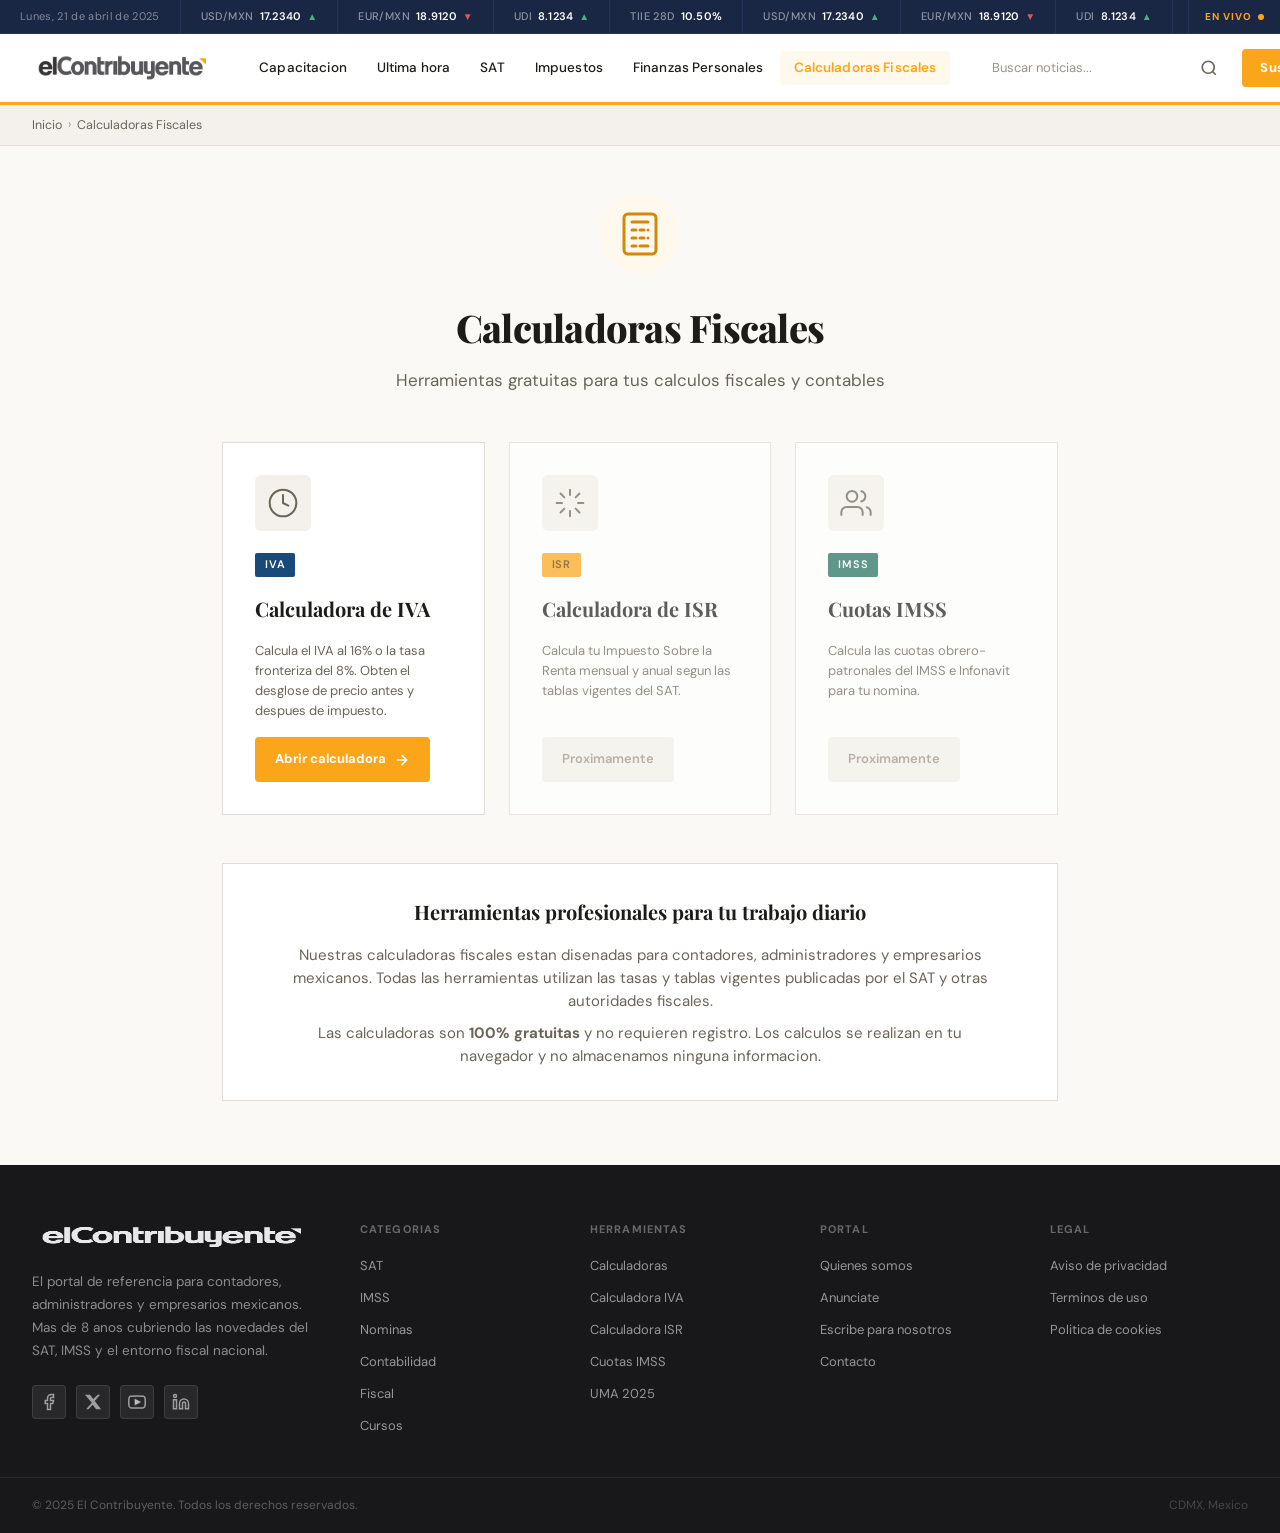
<file: calculadoras.html>
<!DOCTYPE html>
<html lang="es">
<head>
  <meta charset="UTF-8">
  <meta name="viewport" content="width=device-width, initial-scale=1.0">
  <meta name="description" content="Calculadoras fiscales gratuitas: IVA, ISR, PTU, cuotas IMSS y mas. Herramientas para contadores y empresarios mexicanos.">
  <title>Calculadoras Fiscales — El Contribuyente</title>

  <link rel="icon" type="image/png" href="assets/logo-contribuyente.png">
  <link rel="preconnect" href="https://fonts.googleapis.com">
  <link rel="preconnect" href="https://fonts.gstatic.com" crossorigin>
  <link href="https://fonts.googleapis.com/css2?family=Playfair+Display:ital,wght@0,400;0,600;0,700;0,800;1,400;1,600&family=DM+Sans:opsz,wght@9..40,300;9..40,400;9..40,500;9..40,600;9..40,700&display=swap" rel="stylesheet">

  <link rel="stylesheet" href="css/tokens.css">
  <link rel="stylesheet" href="css/base.css">
  <link rel="stylesheet" href="css/components.css">
  <link rel="stylesheet" href="css/pages/calculadoras.css">
</head>
<body>
  <!-- TOP BAR -->
  <div class="topbar">
    <div class="topbar__date">
      <span class="topbar__date-text">Lunes, 21 de abril de 2025</span>
    </div>
    <div class="topbar__ticker">
      <div class="topbar__ticker-track">
        <span class="topbar__ticker-item">
          <span class="topbar__ticker-label">USD/MXN</span>
          <span class="topbar__ticker-value">17.2340</span>
          <span class="topbar__ticker-up">&#9650;</span>
        </span>
        <span class="topbar__ticker-item">
          <span class="topbar__ticker-label">EUR/MXN</span>
          <span class="topbar__ticker-value">18.9120</span>
          <span class="topbar__ticker-down">&#9660;</span>
        </span>
        <span class="topbar__ticker-item">
          <span class="topbar__ticker-label">UDI</span>
          <span class="topbar__ticker-value">8.1234</span>
          <span class="topbar__ticker-up">&#9650;</span>
        </span>
        <span class="topbar__ticker-item">
          <span class="topbar__ticker-label">TIIE 28D</span>
          <span class="topbar__ticker-value">10.50%</span>
        </span>
      </div>
    </div>
    <div class="topbar__live">
      <span class="topbar__live-text">En vivo</span>
      <div class="topbar__live-dot"></div>
    </div>
  </div>

  <!-- NAVBAR -->
  <header class="navbar">
    <div class="navbar__inner">
      <a href="index.html" class="navbar__logo">
        <img src="assets/logo-contribuyente.png" alt="El Contribuyente">
      </a>
      <nav class="navbar__nav">
        <a href="cursos.html" class="navbar__link">Capacitacion</a>
        <a href="categoria.html" class="navbar__link">Ultima hora</a>
        <a href="categoria.html?cat=sat" class="navbar__link">SAT</a>
        <a href="categoria.html?cat=impuestos" class="navbar__link">Impuestos</a>
        <a href="categoria.html?cat=finanzas" class="navbar__link">Finanzas Personales</a>
        <a href="calculadoras.html" class="navbar__link navbar__link--highlight">Calculadoras Fiscales</a>
      </nav>
      <div class="navbar__actions">
        <div class="navbar__search">
          <input type="text" class="navbar__search-input" placeholder="Buscar noticias...">
          <button class="navbar__search-btn" aria-label="Buscar">
            <svg width="18" height="18" viewBox="0 0 24 24" fill="none" stroke="currentColor" stroke-width="2.2"><circle cx="11" cy="11" r="8"/><path d="M21 21l-4.35-4.35"/></svg>
          </button>
        </div>
        <a href="index.html#newsletter" class="navbar__cta">Suscribirme gratis</a>
      </div>
      <button class="navbar__toggle" aria-label="Menu"><span></span><span></span><span></span></button>
    </div>
  </header>

  <!-- BREADCRUMB -->
  <nav class="breadcrumb" aria-label="Breadcrumb">
    <div class="breadcrumb__inner">
      <a href="index.html" class="breadcrumb__link">Inicio</a>
      <span class="breadcrumb__separator">›</span>
      <span class="breadcrumb__current">Calculadoras Fiscales</span>
    </div>
  </nav>

  <main class="calculadoras-landing">
    <div class="calculadoras-landing__container">
      <!-- Header -->
      <header class="calculadoras-header">
        <div class="calculadoras-header__icon">
          <svg width="48" height="48" viewBox="0 0 24 24" fill="none" stroke="currentColor" stroke-width="1.5" stroke-linecap="round" stroke-linejoin="round">
            <rect x="4" y="2" width="16" height="20" rx="2"/>
            <line x1="8" y1="6" x2="16" y2="6"/>
            <line x1="8" y1="10" x2="10" y2="10"/>
            <line x1="12" y1="10" x2="14" y2="10"/>
            <line x1="16" y1="10" x2="16" y2="10"/>
            <line x1="8" y1="14" x2="10" y2="14"/>
            <line x1="12" y1="14" x2="14" y2="14"/>
            <line x1="16" y1="14" x2="16" y2="14"/>
            <line x1="8" y1="18" x2="10" y2="18"/>
            <line x1="12" y1="18" x2="16" y2="18"/>
          </svg>
        </div>
        <h1 class="calculadoras-header__title">Calculadoras Fiscales</h1>
        <p class="calculadoras-header__subtitle">Herramientas gratuitas para tus calculos fiscales y contables</p>
      </header>

      <!-- Grid de Calculadoras -->
      <div class="calculadoras-grid">
        <!-- Calculadora IVA -->
        <article class="calc-card">
          <div class="calc-card__icon">
            <svg width="32" height="32" viewBox="0 0 24 24" fill="none" stroke="currentColor" stroke-width="1.5" stroke-linecap="round" stroke-linejoin="round">
              <circle cx="12" cy="12" r="10"/>
              <path d="M12 6v6l4 2"/>
            </svg>
          </div>
          <div class="calc-card__badge">
            <span class="badge badge--impuestos">IVA</span>
          </div>
          <h2 class="calc-card__title">Calculadora de IVA</h2>
          <p class="calc-card__desc">Calcula el IVA al 16% o la tasa fronteriza del 8%. Obten el desglose de precio antes y despues de impuesto.</p>
          <a href="calculadora-iva.html" class="calc-card__btn">
            Abrir calculadora
            <svg width="16" height="16" viewBox="0 0 24 24" fill="none" stroke="currentColor" stroke-width="2.5" stroke-linecap="round" stroke-linejoin="round">
              <path d="M5 12h14M12 5l7 7-7 7"/>
            </svg>
          </a>
        </article>

        <!-- Placeholder para futuras calculadoras -->
        <article class="calc-card calc-card--coming">
          <div class="calc-card__icon">
            <svg width="32" height="32" viewBox="0 0 24 24" fill="none" stroke="currentColor" stroke-width="1.5" stroke-linecap="round" stroke-linejoin="round">
              <path d="M12 2v4M12 18v4M4.93 4.93l2.83 2.83M16.24 16.24l2.83 2.83M2 12h4M18 12h4M4.93 19.07l2.83-2.83M16.24 7.76l2.83-2.83"/>
            </svg>
          </div>
          <div class="calc-card__badge">
            <span class="badge badge--sat">ISR</span>
          </div>
          <h2 class="calc-card__title">Calculadora de ISR</h2>
          <p class="calc-card__desc">Calcula tu Impuesto Sobre la Renta mensual y anual segun las tablas vigentes del SAT.</p>
          <span class="calc-card__coming">Proximamente</span>
        </article>

        <article class="calc-card calc-card--coming">
          <div class="calc-card__icon">
            <svg width="32" height="32" viewBox="0 0 24 24" fill="none" stroke="currentColor" stroke-width="1.5" stroke-linecap="round" stroke-linejoin="round">
              <path d="M17 21v-2a4 4 0 00-4-4H5a4 4 0 00-4 4v2"/>
              <circle cx="9" cy="7" r="4"/>
              <path d="M23 21v-2a4 4 0 00-3-3.87M16 3.13a4 4 0 010 7.75"/>
            </svg>
          </div>
          <div class="calc-card__badge">
            <span class="badge badge--empresas">IMSS</span>
          </div>
          <h2 class="calc-card__title">Cuotas IMSS</h2>
          <p class="calc-card__desc">Calcula las cuotas obrero-patronales del IMSS e Infonavit para tu nomina.</p>
          <span class="calc-card__coming">Proximamente</span>
        </article>
      </div>

      <!-- Info adicional -->
      <section class="calculadoras-info">
        <h2 class="calculadoras-info__title">Herramientas profesionales para tu trabajo diario</h2>
        <p class="calculadoras-info__text">Nuestras calculadoras fiscales estan disenadas para contadores, administradores y empresarios mexicanos. Todas las herramientas utilizan las tasas y tablas vigentes publicadas por el SAT y otras autoridades fiscales.</p>
        <p class="calculadoras-info__text">Las calculadoras son <strong>100% gratuitas</strong> y no requieren registro. Los calculos se realizan en tu navegador y no almacenamos ninguna informacion.</p>
      </section>
    </div>
  </main>

  <!-- FOOTER -->
  <footer class="footer">
    <div class="footer__main">
      <div class="footer__grid">
        <div class="footer__brand">
          <img src="assets/logo-contribuyente.png" alt="El Contribuyente" class="footer__logo">
          <p class="footer__desc">El portal de referencia para contadores, administradores y empresarios mexicanos. Mas de 8 anos cubriendo las novedades del SAT, IMSS y el entorno fiscal nacional.</p>
          <div class="footer__social">
            <a href="#" class="footer__social-link" aria-label="Facebook">
              <svg viewBox="0 0 24 24" fill="none" stroke="currentColor" stroke-width="2"><path d="M18 2h-3a5 5 0 00-5 5v3H7v4h3v8h4v-8h3l1-4h-4V7a1 1 0 011-1h3z"/></svg>
            </a>
            <a href="#" class="footer__social-link" aria-label="Twitter">
              <svg viewBox="0 0 24 24" fill="currentColor"><path d="M18.244 2.25h3.308l-7.227 8.26 8.502 11.24H16.17l-4.714-6.231-5.401 6.231H2.744l7.737-8.835L1.254 2.25H8.08l4.259 5.631 5.905-5.631z"/></svg>
            </a>
            <a href="#" class="footer__social-link" aria-label="YouTube">
              <svg viewBox="0 0 24 24" fill="none" stroke="currentColor" stroke-width="2"><path d="M22.54 6.42a2.78 2.78 0 00-1.95-1.96C18.88 4 12 4 12 4s-6.88 0-8.59.46a2.78 2.78 0 00-1.95 1.96A29 29 0 001 12a29 29 0 00.46 5.58A2.78 2.78 0 003.41 19.6C5.12 20 12 20 12 20s6.88 0 8.59-.46a2.78 2.78 0 001.95-1.96A29 29 0 0023 12a29 29 0 00-.46-5.58z"/><polygon points="9.75 15.02 15.5 12 9.75 8.98 9.75 15.02" fill="currentColor"/></svg>
            </a>
            <a href="#" class="footer__social-link" aria-label="LinkedIn">
              <svg viewBox="0 0 24 24" fill="none" stroke="currentColor" stroke-width="2"><path d="M16 8a6 6 0 016 6v7h-4v-7a2 2 0 00-2-2 2 2 0 00-2 2v7h-4v-7a6 6 0 016-6z"/><rect x="2" y="9" width="4" height="12"/><circle cx="4" cy="4" r="2"/></svg>
            </a>
          </div>
        </div>

        <div class="footer__links">
          <div>
            <h4 class="footer__column-title">Categorias</h4>
            <ul class="footer__column-list">
              <li><a href="categoria.html?cat=sat" class="footer__link">SAT</a></li>
              <li><a href="categoria.html?cat=imss" class="footer__link">IMSS</a></li>
              <li><a href="categoria.html?cat=nominas" class="footer__link">Nominas</a></li>
              <li><a href="categoria.html?cat=contabilidad" class="footer__link">Contabilidad</a></li>
              <li><a href="categoria.html?cat=fiscal" class="footer__link">Fiscal</a></li>
              <li><a href="cursos.html" class="footer__link">Cursos</a></li>
            </ul>
          </div>
          <div>
            <h4 class="footer__column-title">Herramientas</h4>
            <ul class="footer__column-list">
              <li><a href="calculadoras.html" class="footer__link">Calculadoras</a></li>
              <li><a href="calculadora-iva.html" class="footer__link">Calculadora IVA</a></li>
              <li><a href="#" class="footer__link">Calculadora ISR</a></li>
              <li><a href="#" class="footer__link">Cuotas IMSS</a></li>
              <li><a href="#" class="footer__link">UMA 2025</a></li>
            </ul>
          </div>
          <div>
            <h4 class="footer__column-title">Portal</h4>
            <ul class="footer__column-list">
              <li><a href="#" class="footer__link">Quienes somos</a></li>
              <li><a href="#" class="footer__link">Anunciate</a></li>
              <li><a href="#" class="footer__link">Escribe para nosotros</a></li>
              <li><a href="#" class="footer__link">Contacto</a></li>
            </ul>
          </div>
          <div>
            <h4 class="footer__column-title">Legal</h4>
            <ul class="footer__column-list">
              <li><a href="#" class="footer__link">Aviso de privacidad</a></li>
              <li><a href="#" class="footer__link">Terminos de uso</a></li>
              <li><a href="#" class="footer__link">Politica de cookies</a></li>
            </ul>
          </div>
        </div>
      </div>
    </div>

    <div class="footer__bottom">
      <div class="footer__bottom-inner">
        <span class="footer__copyright">© 2025 El Contribuyente. Todos los derechos reservados.</span>
        <span class="footer__location">CDMX, Mexico</span>
      </div>
    </div>
  </footer>

  <script src="js/main.js"></script>
</body>
</html>
</file>
<file: css/tokens.css>
/* ============================================
   El Contribuyente — Design Tokens
   Sistema de diseño extraído de los archivos JSX
   ============================================ */

:root {
  /* ─────────────────────────────────────────
     COLORES PRIMARIOS
     ───────────────────────────────────────── */
  --color-primary: #fba61a;           /* Amber - color de marca principal */
  --color-primary-dark: #d4880a;      /* Amber oscuro para hover states */
  --color-primary-light: #fff8ec;     /* Amber muy claro para fondos */

  /* ─────────────────────────────────────────
     COLORES SECUNDARIOS
     ───────────────────────────────────────── */
  --color-secondary: #1a2744;         /* Navy - color secundario */
  --color-secondary-light: #243357;   /* Navy claro para bordes oscuros */

  /* ─────────────────────────────────────────
     COLORES DE FONDO
     ───────────────────────────────────────── */
  --color-bg: #faf9f6;                /* Fondo principal (crema muy suave) */
  --color-bg-alt: #f4f1ec;            /* Fondo alternativo/gris */
  --color-surface: #ffffff;           /* Superficie de tarjetas */
  --color-surface-hover: #fdfcf9;     /* Superficie en hover */

  /* ─────────────────────────────────────────
     COLORES DE TEXTO
     ───────────────────────────────────────── */
  --color-text: #1e1c18;              /* Texto principal */
  --color-text-muted: #6b6458;        /* Texto secundario */
  --color-text-light: #9c9287;        /* Texto terciario/meta info */

  /* ─────────────────────────────────────────
     COLORES DE BORDE
     ───────────────────────────────────────── */
  --color-border: #e2ddd8;            /* Borde principal */
  --color-border-light: #ede9e4;      /* Borde sutil */

  /* ─────────────────────────────────────────
     COLORES DE ESTADO
     ───────────────────────────────────────── */
  --color-success: #4caf7d;           /* Verde éxito */
  --color-success-bg: rgba(76, 175, 125, 0.15);
  --color-success-border: rgba(76, 175, 125, 0.4);
  --color-error: #e05555;             /* Rojo error */

  /* ─────────────────────────────────────────
     COLORES DE CATEGORÍAS (BADGES)
     ───────────────────────────────────────── */
  --color-cat-sat: #fba61a;
  --color-cat-sat-text: #6b3d00;

  --color-cat-opinion: #1a2744;
  --color-cat-opinion-text: #ffffff;

  --color-cat-empresas: #1e6e5e;
  --color-cat-empresas-text: #ffffff;

  --color-cat-general: #5b2c6f;
  --color-cat-general-text: #ffffff;

  --color-cat-gobierno: #8b3a1a;
  --color-cat-gobierno-text: #ffffff;

  --color-cat-impuestos: #1a4a7a;
  --color-cat-impuestos-text: #ffffff;

  --color-cat-imss: #1a3a6b;
  --color-cat-imss-text: #ffffff;

  --color-cat-nominas: #1e6e5e;
  --color-cat-nominas-text: #ffffff;

  --color-cat-contabilidad: #5b2c6f;
  --color-cat-contabilidad-text: #ffffff;

  --color-cat-fiscal: #8b1a1a;
  --color-cat-fiscal-text: #ffffff;

  --color-cat-cursos: #1a4a7a;
  --color-cat-cursos-text: #ffffff;

  /* ─────────────────────────────────────────
     NIVELES DE CURSO
     ───────────────────────────────────────── */
  --color-level-basico: #1e6e5e;
  --color-level-intermedio: #1a4a7a;
  --color-level-avanzado: #8b1a1a;

  /* ─────────────────────────────────────────
     COLORES DE FOOTER
     ───────────────────────────────────────── */
  --color-footer-bg: #18181a;
  --color-footer-text: rgba(255, 255, 255, 0.75);
  --color-footer-text-muted: rgba(255, 255, 255, 0.55);
  --color-footer-text-dim: rgba(255, 255, 255, 0.35);
  --color-footer-border: rgba(255, 255, 255, 0.07);

  /* ─────────────────────────────────────────
     TIPOGRAFÍAS
     ───────────────────────────────────────── */
  --font-headline: 'Playfair Display', Georgia, 'Times New Roman', serif;
  --font-body: 'DM Sans', 'Helvetica Neue', Helvetica, Arial, sans-serif;

  /* ─────────────────────────────────────────
     ESCALA TIPOGRÁFICA
     ───────────────────────────────────────── */
  --text-xs: 0.6875rem;    /* 11px - badges, meta pequeño */
  --text-sm: 0.8125rem;    /* 13px - meta info, links */
  --text-base: 0.9375rem;  /* 15px - cuerpo de texto */
  --text-lg: 1.0625rem;    /* 17px - títulos de tarjeta */
  --text-xl: 1.25rem;      /* 20px - subtítulos de sección */
  --text-2xl: 1.5rem;      /* 24px - títulos de sección */
  --text-3xl: 2rem;        /* 32px - título featured */
  --text-4xl: 2.375rem;    /* 38px - título de artículo */
  --text-5xl: 2.25rem;     /* 36px - newsletter headline */

  /* ─────────────────────────────────────────
     PESOS TIPOGRÁFICOS
     ───────────────────────────────────────── */
  --font-weight-normal: 400;
  --font-weight-medium: 500;
  --font-weight-semibold: 600;
  --font-weight-bold: 700;
  --font-weight-extrabold: 800;

  /* ─────────────────────────────────────────
     ALTURAS DE LÍNEA
     ───────────────────────────────────────── */
  --leading-tight: 1.18;
  --leading-snug: 1.25;
  --leading-normal: 1.35;
  --leading-relaxed: 1.55;
  --leading-loose: 1.65;

  /* ─────────────────────────────────────────
     ESPACIADO (rem basado en 16px)
     ───────────────────────────────────────── */
  --spacing-xs: 0.25rem;   /* 4px */
  --spacing-sm: 0.5rem;    /* 8px */
  --spacing-md: 1rem;      /* 16px */
  --spacing-lg: 1.5rem;    /* 24px */
  --spacing-xl: 2rem;      /* 32px */
  --spacing-2xl: 3rem;     /* 48px */
  --spacing-3xl: 4rem;     /* 64px */
  --spacing-4xl: 4.5rem;   /* 72px */

  /* ─────────────────────────────────────────
     GAPS (espaciado entre elementos)
     ───────────────────────────────────────── */
  --gap-xs: 6px;
  --gap-sm: 8px;
  --gap-md: 12px;
  --gap-lg: 24px;
  --gap-xl: 32px;
  --gap-2xl: 48px;

  /* ─────────────────────────────────────────
     LAYOUT
     ───────────────────────────────────────── */
  --container-max: 1280px;
  --container-padding: 32px;
  --sidebar-width: 320px;
  --content-gap: 48px;

  /* Grid de noticias */
  --news-columns: 3;
  --news-gap: 24px;

  /* Hero grid */
  --hero-secondary-width: 380px;

  /* Footer grid */
  --footer-brand-width: 280px;
  --footer-columns: 4;

  /* ─────────────────────────────────────────
     COMPONENTES - NAVBAR
     ───────────────────────────────────────── */
  --navbar-height: 68px;
  --topbar-height: 34px;

  /* ─────────────────────────────────────────
     BORDER RADIUS
     ───────────────────────────────────────── */
  --radius-xs: 2px;        /* Badges */
  --radius-sm: 4px;        /* Botones, inputs */
  --radius-md: 6px;        /* Tarjetas pequeñas */
  --radius-lg: 8px;        /* Paneles */
  --radius-full: 9999px;   /* Pills, avatares */

  /* ─────────────────────────────────────────
     SOMBRAS
     ───────────────────────────────────────── */
  --shadow-sm: 0 1px 4px rgba(0, 0, 0, 0.04);
  --shadow-md: 0 4px 16px rgba(0, 0, 0, 0.08);
  --shadow-lg: 0 4px 20px rgba(0, 0, 0, 0.07);
  --shadow-xl: 0 6px 24px rgba(0, 0, 0, 0.09);
  --shadow-navbar: 0 2px 16px rgba(0, 0, 0, 0.08);
  --shadow-panel: 0 8px 32px rgba(0, 0, 0, 0.15);

  /* ─────────────────────────────────────────
     TRANSICIONES
     ───────────────────────────────────────── */
  --transition-fast: 0.15s ease;
  --transition-base: 0.2s ease;
  --transition-slow: 0.3s ease;

  /* ─────────────────────────────────────────
     Z-INDEX
     ───────────────────────────────────────── */
  --z-dropdown: 50;
  --z-sticky: 80;
  --z-navbar: 100;
  --z-modal: 200;
  --z-tooltip: 300;

  /* ─────────────────────────────────────────
     BREAKPOINTS (para referencia)
     En CSS usamos @media directamente
     ───────────────────────────────────────── */
  /* --bp-mobile: 480px; */
  /* --bp-tablet: 768px; */
  /* --bp-desktop: 1024px; */
  /* --bp-wide: 1280px; */
}

/* ─────────────────────────────────────────
   MEDIA QUERIES CUSTOM PROPERTIES
   Ajustes responsivos de tokens
   ───────────────────────────────────────── */

@media (max-width: 768px) {
  :root {
    --container-padding: 20px;
    --news-columns: 2;
    --text-3xl: 1.75rem;   /* 28px */
    --text-4xl: 2rem;      /* 32px */
  }
}

@media (max-width: 480px) {
  :root {
    --container-padding: 16px;
    --news-columns: 1;
    --text-2xl: 1.25rem;   /* 20px */
    --text-3xl: 1.5rem;    /* 24px */
    --text-4xl: 1.75rem;   /* 28px */
    --navbar-height: 56px;
  }
}
</file>
<file: css/base.css>
/* ============================================
   El Contribuyente — Base Styles
   Reset, tipografía base y utilidades globales
   ============================================ */

/* ─────────────────────────────────────────
   RESET
   ───────────────────────────────────────── */
*,
*::before,
*::after {
  box-sizing: border-box;
  margin: 0;
  padding: 0;
}

html {
  scroll-behavior: smooth;
  -webkit-text-size-adjust: 100%;
}

body {
  font-family: var(--font-body);
  font-size: var(--text-base);
  line-height: 1.6;
  color: var(--color-text);
  background-color: var(--color-bg);
  -webkit-font-smoothing: antialiased;
  -moz-osx-font-smoothing: grayscale;
}

/* ─────────────────────────────────────────
   ELEMENTOS BASE
   ───────────────────────────────────────── */
a {
  color: inherit;
  text-decoration: none;
}

img {
  display: block;
  max-width: 100%;
  height: auto;
}

button {
  font-family: var(--font-body);
  cursor: pointer;
  border: none;
  background: none;
}

input,
textarea,
select {
  font-family: var(--font-body);
  font-size: inherit;
}

ul,
ol {
  list-style: none;
}

/* Text wrap para mejor legibilidad */
h1, h2, h3, h4, h5, h6, p {
  text-wrap: pretty;
}

/* ─────────────────────────────────────────
   TIPOGRAFÍA - HEADLINES
   ───────────────────────────────────────── */
.headline-4xl {
  font-family: var(--font-headline);
  font-size: var(--text-4xl);
  font-weight: var(--font-weight-extrabold);
  line-height: var(--leading-tight);
  letter-spacing: -0.025em;
  color: var(--color-text);
}

.headline-3xl {
  font-family: var(--font-headline);
  font-size: var(--text-3xl);
  font-weight: var(--font-weight-extrabold);
  line-height: 1.22;
  letter-spacing: -0.02em;
  color: var(--color-text);
}

.headline-2xl {
  font-family: var(--font-headline);
  font-size: var(--text-2xl);
  font-weight: var(--font-weight-bold);
  line-height: var(--leading-snug);
  letter-spacing: -0.02em;
  color: var(--color-text);
}

.headline-xl {
  font-family: var(--font-headline);
  font-size: var(--text-xl);
  font-weight: var(--font-weight-bold);
  line-height: var(--leading-snug);
  color: var(--color-text);
}

.headline-lg {
  font-family: var(--font-headline);
  font-size: var(--text-lg);
  font-weight: var(--font-weight-bold);
  line-height: var(--leading-normal);
  letter-spacing: -0.01em;
  color: var(--color-text);
}

.headline-base {
  font-family: var(--font-headline);
  font-size: var(--text-base);
  font-weight: var(--font-weight-bold);
  line-height: var(--leading-normal);
  color: var(--color-text);
}

/* ─────────────────────────────────────────
   TIPOGRAFÍA - BODY
   ───────────────────────────────────────── */
.text-lg {
  font-size: 1.125rem; /* 18px */
  line-height: var(--leading-relaxed);
  color: var(--color-text-muted);
}

.text-base {
  font-size: var(--text-base);
  line-height: var(--leading-loose);
  color: var(--color-text-muted);
}

.text-sm {
  font-size: var(--text-sm);
  line-height: 1.5;
}

.text-xs {
  font-size: var(--text-xs);
  line-height: 1.4;
}

/* ─────────────────────────────────────────
   COLORES DE TEXTO UTILITIES
   ───────────────────────────────────────── */
.text-primary { color: var(--color-primary); }
.text-primary-dark { color: var(--color-primary-dark); }
.text-secondary { color: var(--color-secondary); }
.text-muted { color: var(--color-text-muted); }
.text-light { color: var(--color-text-light); }
.text-white { color: #fff; }

/* ─────────────────────────────────────────
   LAYOUT UTILITIES
   ───────────────────────────────────────── */
.container {
  max-width: var(--container-max);
  margin: 0 auto;
  padding: 0 var(--container-padding);
}

.flex {
  display: flex;
}

.flex-col {
  flex-direction: column;
}

.items-center {
  align-items: center;
}

.justify-center {
  justify-content: center;
}

.justify-between {
  justify-content: space-between;
}

.gap-xs { gap: var(--gap-xs); }
.gap-sm { gap: var(--gap-sm); }
.gap-md { gap: var(--gap-md); }
.gap-lg { gap: var(--gap-lg); }
.gap-xl { gap: var(--gap-xl); }

/* ─────────────────────────────────────────
   GRID UTILITIES
   ───────────────────────────────────────── */
.grid {
  display: grid;
}

.grid-cols-2 {
  grid-template-columns: repeat(2, 1fr);
}

.grid-cols-3 {
  grid-template-columns: repeat(3, 1fr);
}

.grid-cols-4 {
  grid-template-columns: repeat(4, 1fr);
}

/* ─────────────────────────────────────────
   SPACING UTILITIES
   ───────────────────────────────────────── */
.mt-auto { margin-top: auto; }
.mb-0 { margin-bottom: 0; }
.mb-sm { margin-bottom: var(--spacing-sm); }
.mb-md { margin-bottom: var(--spacing-md); }
.mb-lg { margin-bottom: var(--spacing-lg); }
.mb-xl { margin-bottom: var(--spacing-xl); }
.mb-2xl { margin-bottom: var(--spacing-2xl); }

.pt-md { padding-top: var(--spacing-md); }
.pt-lg { padding-top: var(--spacing-lg); }
.pt-xl { padding-top: var(--spacing-xl); }
.pt-2xl { padding-top: var(--spacing-2xl); }

.pb-lg { padding-bottom: var(--spacing-lg); }
.pb-xl { padding-bottom: var(--spacing-xl); }
.pb-2xl { padding-bottom: var(--spacing-2xl); }
.pb-3xl { padding-bottom: var(--spacing-3xl); }

/* ─────────────────────────────────────────
   DISPLAY UTILITIES
   ───────────────────────────────────────── */
.block { display: block; }
.inline-block { display: inline-block; }
.inline-flex { display: inline-flex; }
.hidden { display: none; }

/* ─────────────────────────────────────────
   TEXT UTILITIES
   ───────────────────────────────────────── */
.text-center { text-align: center; }
.text-uppercase { text-transform: uppercase; }
.font-semibold { font-weight: var(--font-weight-semibold); }
.font-bold { font-weight: var(--font-weight-bold); }
.whitespace-nowrap { white-space: nowrap; }

/* Truncate text */
.truncate {
  overflow: hidden;
  text-overflow: ellipsis;
  white-space: nowrap;
}

/* Line clamp */
.line-clamp-2 {
  display: -webkit-box;
  -webkit-line-clamp: 2;
  -webkit-box-orient: vertical;
  overflow: hidden;
}

.line-clamp-3 {
  display: -webkit-box;
  -webkit-line-clamp: 3;
  -webkit-box-orient: vertical;
  overflow: hidden;
}

/* ─────────────────────────────────────────
   FOCUS STYLES
   ───────────────────────────────────────── */
:focus-visible {
  outline: 2px solid var(--color-primary);
  outline-offset: 2px;
}

/* ─────────────────────────────────────────
   SCROLLBAR
   ───────────────────────────────────────── */
::-webkit-scrollbar {
  width: 6px;
  height: 6px;
}

::-webkit-scrollbar-track {
  background: #f0ede8;
}

::-webkit-scrollbar-thumb {
  background: #c8c0b6;
  border-radius: 3px;
}

::-webkit-scrollbar-thumb:hover {
  background: #a8a098;
}

/* ─────────────────────────────────────────
   ANIMATIONS
   ───────────────────────────────────────── */
@keyframes pulse {
  0%, 100% {
    opacity: 1;
    transform: scale(1);
  }
  50% {
    opacity: 0.5;
    transform: scale(0.8);
  }
}

@keyframes fadeIn {
  from {
    opacity: 0;
    transform: translateY(10px);
  }
  to {
    opacity: 1;
    transform: translateY(0);
  }
}

.animate-pulse {
  animation: pulse 1.6s ease-in-out infinite;
}

.animate-fadeIn {
  animation: fadeIn 0.3s ease-out;
}

/* ─────────────────────────────────────────
   ARTICLE BODY STYLES
   Estilos para el contenido HTML de artículos
   ───────────────────────────────────────── */
.article-body {
  font-family: var(--font-body);
  font-size: var(--text-base);
  line-height: var(--leading-loose);
  color: var(--color-text);
}

.article-body p {
  margin-bottom: 1.5em;
}

.article-body h2 {
  font-family: var(--font-headline);
  font-size: var(--text-xl);
  font-weight: var(--font-weight-bold);
  color: var(--color-text);
  margin-top: 2em;
  margin-bottom: 0.75em;
  letter-spacing: -0.01em;
}

.article-body h3 {
  font-family: var(--font-headline);
  font-size: var(--text-lg);
  font-weight: var(--font-weight-bold);
  color: var(--color-text);
  margin-top: 1.75em;
  margin-bottom: 0.5em;
}

.article-body ul,
.article-body ol {
  margin-bottom: 1.5em;
  padding-left: 1.5em;
}

.article-body ul {
  list-style-type: disc;
}

.article-body ol {
  list-style-type: decimal;
}

.article-body li {
  margin-bottom: 0.5em;
  line-height: var(--leading-relaxed);
}

.article-body strong {
  font-weight: var(--font-weight-semibold);
  color: var(--color-text);
}

.article-body a {
  color: var(--color-primary-dark);
  text-decoration: underline;
  text-underline-offset: 2px;
  transition: color var(--transition-fast);
}

.article-body a:hover {
  color: var(--color-primary);
}

.article-body blockquote {
  border-left: 4px solid var(--color-primary);
  padding-left: 1.5em;
  margin: 2em 0;
  font-style: italic;
  color: var(--color-text-muted);
  font-size: 1.1em;
  line-height: var(--leading-relaxed);
}

.article-body img {
  width: 100%;
  margin: 2em 0;
}

.article-body figure {
  margin: 2em 0;
}

.article-body figcaption {
  font-size: var(--text-sm);
  color: var(--color-text-light);
  font-style: italic;
  margin-top: 0.5em;
}

/* ─────────────────────────────────────────
   VISUALLY HIDDEN (Accessibility)
   ───────────────────────────────────────── */
.sr-only {
  position: absolute;
  width: 1px;
  height: 1px;
  padding: 0;
  margin: -1px;
  overflow: hidden;
  clip: rect(0, 0, 0, 0);
  white-space: nowrap;
  border: 0;
}
</file>
<file: css/components.css>
/* ============================================
   El Contribuyente — Components
   Navbar, footer, tarjetas, badges, sidebar
   ============================================ */

/* ─────────────────────────────────────────
   TOP BAR (Ticker de tipo de cambio)
   ───────────────────────────────────────── */
.topbar {
  background: var(--color-secondary);
  height: var(--topbar-height);
  display: flex;
  align-items: center;
  overflow: hidden;
  border-bottom: 1px solid var(--color-secondary-light);
}

.topbar__date {
  flex-shrink: 0;
  padding: 0 20px;
  border-right: 1px solid var(--color-secondary-light);
  height: 100%;
  display: flex;
  align-items: center;
  background: var(--color-secondary);
}

.topbar__date-text {
  color: rgba(255, 255, 255, 0.45);
  font-size: var(--text-xs);
  font-weight: var(--font-weight-normal);
  letter-spacing: 0.03em;
  white-space: nowrap;
}

.topbar__ticker {
  flex: 1;
  overflow: hidden;
  position: relative;
}

.topbar__ticker-track {
  display: flex;
  gap: 0;
  white-space: nowrap;
  animation: ticker 30s linear infinite;
}

@keyframes ticker {
  0% { transform: translateX(0); }
  100% { transform: translateX(-50%); }
}

.topbar__ticker-item {
  display: inline-flex;
  align-items: center;
  gap: 6px;
  padding: 0 20px;
  border-right: 1px solid var(--color-secondary-light);
  height: var(--topbar-height);
  font-size: var(--text-xs);
}

.topbar__ticker-label {
  color: rgba(255, 255, 255, 0.5);
  letter-spacing: 0.04em;
  font-weight: var(--font-weight-medium);
}

.topbar__ticker-value {
  color: #fff;
  font-weight: var(--font-weight-semibold);
  letter-spacing: 0.02em;
}

.topbar__ticker-up {
  color: var(--color-success);
  font-size: 10px;
  font-weight: var(--font-weight-semibold);
}

.topbar__ticker-down {
  color: var(--color-error);
  font-size: 10px;
  font-weight: var(--font-weight-semibold);
}

.topbar__live {
  flex-shrink: 0;
  padding: 0 16px;
  border-left: 1px solid var(--color-secondary-light);
  height: 100%;
  display: flex;
  align-items: center;
  gap: 6px;
}

.topbar__live-text {
  color: var(--color-primary);
  font-size: 10px;
  font-weight: var(--font-weight-bold);
  letter-spacing: 0.1em;
  text-transform: uppercase;
}

.topbar__live-dot {
  width: 6px;
  height: 6px;
  border-radius: 50%;
  background: var(--color-primary);
  animation: pulse 1.6s ease-in-out infinite;
}

/* ─────────────────────────────────────────
   NAVBAR
   ───────────────────────────────────────── */
.navbar {
  position: sticky;
  top: 0;
  z-index: var(--z-navbar);
  background: var(--color-surface);
  border-bottom: 3px solid var(--color-primary);
  transition: box-shadow var(--transition-base);
}

.navbar--scrolled {
  box-shadow: var(--shadow-navbar);
}

.navbar__inner {
  max-width: var(--container-max);
  margin: 0 auto;
  padding: 0 var(--container-padding);
  display: flex;
  align-items: center;
  height: var(--navbar-height);
  gap: var(--gap-xl);
}

.navbar__logo {
  flex-shrink: 0;
  display: flex;
  align-items: center;
}

.navbar__logo img {
  height: 36px;
  width: auto;
}

.navbar__nav {
  display: flex;
  align-items: center;
  gap: 2px;
  flex: 1;
}

.navbar__link {
  font-size: 13.5px;
  font-weight: var(--font-weight-medium);
  color: var(--color-text);
  padding: 6px 14px;
  border-radius: var(--radius-sm);
  transition: all var(--transition-fast);
  letter-spacing: 0.01em;
  white-space: nowrap;
}

.navbar__link:hover,
.navbar__link--active {
  color: var(--color-primary-dark);
  background: var(--color-primary-light);
}

.navbar__link--active {
  font-weight: var(--font-weight-semibold);
}

.navbar__link--highlight {
  color: var(--color-primary);
  font-weight: var(--font-weight-semibold);
}

.navbar__link--highlight:hover {
  color: var(--color-primary-dark);
  background: var(--color-primary-light);
}

.navbar__actions {
  display: flex;
  align-items: center;
  gap: var(--gap-md);
  flex-shrink: 0;
}

/* Search */
.navbar__search {
  display: flex;
  align-items: center;
  gap: 6px;
  border-radius: var(--radius-md);
  padding: 5px 10px;
  transition: all var(--transition-base);
}

.navbar__search--open {
  background: var(--color-surface);
  border: 1px solid var(--color-border);
}

.navbar__search-input {
  border: none;
  outline: none;
  font-size: var(--text-sm);
  color: var(--color-text);
  background: transparent;
  width: 200px;
}

.navbar__search-input::placeholder {
  color: var(--color-text-light);
}

.navbar__search-btn {
  color: var(--color-text-muted);
  display: flex;
  align-items: center;
  padding: 2px;
  transition: color var(--transition-fast);
}

.navbar__search-btn:hover {
  color: var(--color-primary);
}

/* CTA Button */
.navbar__cta {
  background: var(--color-primary);
  color: #fff;
  font-size: var(--text-sm);
  font-weight: var(--font-weight-bold);
  padding: 9px 18px;
  border-radius: var(--radius-sm);
  letter-spacing: 0.02em;
  white-space: nowrap;
  transition: background var(--transition-fast);
}

.navbar__cta:hover {
  background: var(--color-primary-dark);
}

/* Mobile menu toggle */
.navbar__toggle {
  display: none;
  flex-direction: column;
  gap: 5px;
  padding: 8px;
}

.navbar__toggle span {
  width: 24px;
  height: 2px;
  background: var(--color-text);
  transition: all var(--transition-fast);
}

/* ─────────────────────────────────────────
   BADGES
   ───────────────────────────────────────── */
.badge {
  display: inline-block;
  padding: 3px 10px;
  font-size: var(--text-xs);
  font-weight: var(--font-weight-semibold);
  letter-spacing: 0.07em;
  text-transform: uppercase;
  border-radius: var(--radius-xs);
  white-space: nowrap;
}

.badge--sm {
  padding: 2px 7px;
  font-size: 10px;
}

/* Category badges */
.badge--sat {
  background: var(--color-cat-sat);
  color: var(--color-cat-sat-text);
}

.badge--opinion {
  background: var(--color-cat-opinion);
  color: var(--color-cat-opinion-text);
}

.badge--empresas {
  background: var(--color-cat-empresas);
  color: var(--color-cat-empresas-text);
}

.badge--general {
  background: var(--color-cat-general);
  color: var(--color-cat-general-text);
}

.badge--gobierno {
  background: var(--color-cat-gobierno);
  color: var(--color-cat-gobierno-text);
}

.badge--impuestos {
  background: var(--color-cat-impuestos);
  color: var(--color-cat-impuestos-text);
}

.badge--imss {
  background: var(--color-cat-imss);
  color: var(--color-cat-imss-text);
}

.badge--nominas {
  background: var(--color-cat-nominas);
  color: var(--color-cat-nominas-text);
}

.badge--contabilidad {
  background: var(--color-cat-contabilidad);
  color: var(--color-cat-contabilidad-text);
}

.badge--fiscal {
  background: var(--color-cat-fiscal);
  color: var(--color-cat-fiscal-text);
}

.badge--cursos {
  background: var(--color-cat-cursos);
  color: var(--color-cat-cursos-text);
}

/* Level badges */
.badge--basico {
  background: var(--color-level-basico);
  color: #fff;
}

.badge--intermedio {
  background: var(--color-level-intermedio);
  color: #fff;
}

.badge--avanzado {
  background: var(--color-level-avanzado);
  color: #fff;
}

/* ─────────────────────────────────────────
   SECTION TITLE
   ───────────────────────────────────────── */
.section-title {
  margin-bottom: var(--spacing-xl);
}

.section-title__header {
  display: flex;
  align-items: center;
  gap: var(--gap-md);
}

.section-title__accent {
  width: 4px;
  height: 26px;
  background: var(--color-primary);
  border-radius: var(--radius-xs);
  flex-shrink: 0;
}

.section-title__text {
  font-family: var(--font-headline);
  font-size: var(--text-2xl);
  font-weight: var(--font-weight-bold);
  color: var(--color-text);
  letter-spacing: -0.02em;
  margin: 0;
}

.section-title__sub {
  margin-top: var(--spacing-sm);
  padding-left: var(--spacing-md);
  color: var(--color-text-muted);
  font-size: 14px;
  line-height: 1.5;
}

/* Section label (Noticias destacadas) */
.section-label {
  display: flex;
  align-items: center;
  gap: 10px;
  margin-bottom: 20px;
}

.section-label__text {
  font-size: var(--text-xs);
  font-weight: var(--font-weight-bold);
  letter-spacing: 0.1em;
  text-transform: uppercase;
  color: var(--color-text-muted);
}

.section-label__line {
  flex: 1;
  height: 1px;
  background: var(--color-border);
}

/* ─────────────────────────────────────────
   NEWS CARD
   ───────────────────────────────────────── */
.news-card {
  display: flex;
  flex-direction: column;
  border: 1px solid var(--color-border);
  background: var(--color-surface);
  cursor: pointer;
  transition: background var(--transition-fast), box-shadow var(--transition-fast);
}

.news-card:hover {
  background: var(--color-surface-hover);
  box-shadow: var(--shadow-lg);
}

.news-card__image {
  position: relative;
  width: 100%;
  padding-bottom: 52%;
  overflow: hidden;
}

.news-card__image img {
  position: absolute;
  inset: 0;
  width: 100%;
  height: 100%;
  object-fit: cover;
}

.news-card__content {
  padding: 20px 22px 22px;
  display: flex;
  flex-direction: column;
  gap: 10px;
  flex: 1;
}

.news-card__meta {
  display: flex;
  align-items: center;
  gap: var(--gap-sm);
}

.news-card__date {
  font-size: var(--text-xs);
  color: var(--color-text-light);
}

.news-card__title {
  font-family: var(--font-headline);
  font-size: var(--text-lg);
  font-weight: var(--font-weight-bold);
  color: var(--color-text);
  line-height: var(--leading-normal);
  letter-spacing: -0.01em;
  transition: color var(--transition-fast);
  margin: 0;
}

.news-card:hover .news-card__title {
  color: var(--color-primary-dark);
}

.news-card__excerpt {
  font-size: 13.5px;
  color: var(--color-text-muted);
  line-height: 1.6;
  margin: 0;
  display: -webkit-box;
  -webkit-line-clamp: 2;
  -webkit-box-orient: vertical;
  overflow: hidden;
}

.news-card__footer {
  display: flex;
  align-items: center;
  gap: 10px;
  margin-top: auto;
  padding-top: var(--spacing-md);
  border-top: 1px solid var(--color-border-light);
}

.news-card__author {
  font-size: 11.5px;
  font-weight: var(--font-weight-semibold);
  color: var(--color-text);
}

.news-card__separator {
  color: var(--color-border);
  font-size: 14px;
}

.news-card__readtime {
  font-size: var(--text-xs);
  color: var(--color-text-light);
}

/* ─────────────────────────────────────────
   NEWS CARD - SMALL (Sidebar)
   ───────────────────────────────────────── */
.news-card-sm {
  display: flex;
  gap: 10px;
  padding: 12px 16px;
  text-decoration: none;
  border-bottom: 1px solid var(--color-border-light);
  transition: background var(--transition-fast);
}

.news-card-sm:last-child {
  border-bottom: none;
}

.news-card-sm:hover {
  background: var(--color-bg);
}

.news-card-sm__image {
  width: 62px;
  height: 62px;
  flex-shrink: 0;
  overflow: hidden;
}

.news-card-sm__image img {
  width: 100%;
  height: 100%;
  object-fit: cover;
}

.news-card-sm__content {
  flex: 1;
  display: flex;
  flex-direction: column;
  gap: 5px;
}

.news-card-sm__title {
  font-size: var(--text-sm);
  font-weight: var(--font-weight-semibold);
  color: var(--color-text);
  line-height: var(--leading-normal);
  margin: 0;
  display: -webkit-box;
  -webkit-line-clamp: 2;
  -webkit-box-orient: vertical;
  overflow: hidden;
}

.news-card-sm__date {
  font-size: var(--text-xs);
  color: var(--color-text-light);
}

/* ─────────────────────────────────────────
   HERO CARD (Featured)
   ───────────────────────────────────────── */
.hero-card {
  display: grid;
  grid-template-columns: 1fr var(--hero-secondary-width);
  gap: 0;
  border: 1px solid var(--color-border);
}

.hero-card__featured {
  border-right: 1px solid var(--color-border);
  display: flex;
  flex-direction: column;
}

.hero-card__featured-image {
  position: relative;
  width: 100%;
  padding-bottom: 50%;
  overflow: hidden;
}

.hero-card__featured-image img {
  position: absolute;
  inset: 0;
  width: 100%;
  height: 100%;
  object-fit: cover;
}

.hero-card__featured-content {
  padding: 28px 32px 32px;
  flex: 1;
  display: flex;
  flex-direction: column;
  gap: 14px;
}

.hero-card__featured-meta {
  display: flex;
  align-items: center;
  gap: 10px;
}

.hero-card__featured-date {
  font-size: 12px;
  color: var(--color-text-muted);
}

.hero-card__featured-title {
  font-family: var(--font-headline);
  font-size: var(--text-3xl);
  font-weight: var(--font-weight-extrabold);
  color: var(--color-text);
  line-height: 1.22;
  letter-spacing: -0.02em;
  margin: 0;
  cursor: pointer;
  transition: color var(--transition-fast);
}

.hero-card__featured-title:hover {
  color: var(--color-primary-dark);
}

.hero-card__featured-excerpt {
  font-size: var(--text-base);
  color: var(--color-text-muted);
  line-height: var(--leading-loose);
  margin: 0;
}

.hero-card__featured-footer {
  display: flex;
  align-items: center;
  gap: 16px;
  margin-top: auto;
  padding-top: var(--spacing-sm);
  border-top: 1px solid var(--color-border);
}

.hero-card__featured-author {
  font-size: 12px;
  font-weight: var(--font-weight-semibold);
  color: var(--color-text);
}

.hero-card__featured-readtime {
  font-size: 12px;
  color: var(--color-text-muted);
}

/* Secondary articles */
.hero-card__secondary {
  display: flex;
  flex-direction: column;
}

.hero-card__secondary-item {
  display: flex;
  gap: 0;
  border-bottom: 1px solid var(--color-border);
  cursor: pointer;
  flex: 1;
  transition: background var(--transition-fast);
}

.hero-card__secondary-item:last-child {
  border-bottom: none;
}

.hero-card__secondary-item:hover {
  background: var(--color-bg);
}

.hero-card__secondary-thumb {
  width: 110px;
  flex-shrink: 0;
}

.hero-card__secondary-thumb img {
  width: 100%;
  height: 100%;
  object-fit: cover;
}

.hero-card__secondary-content {
  padding: 16px 18px;
  display: flex;
  flex-direction: column;
  gap: var(--spacing-sm);
  flex: 1;
}

.hero-card__secondary-title {
  font-family: var(--font-headline);
  font-size: var(--text-base);
  font-weight: var(--font-weight-bold);
  color: var(--color-text);
  line-height: var(--leading-normal);
  letter-spacing: -0.01em;
  margin: 0;
}

.hero-card__secondary-date {
  font-size: var(--text-xs);
  color: var(--color-text-light);
  margin-top: auto;
}

/* ─────────────────────────────────────────
   SIDEBAR
   ───────────────────────────────────────── */
.sidebar {
  position: sticky;
  top: 88px;
  display: flex;
  flex-direction: column;
  gap: var(--gap-lg);
  align-self: flex-start;
}

/* Ad Block */
.ad-block {
  width: 100%;
  height: 250px;
  background: #f0ede8;
  border: 1px solid var(--color-border);
  display: flex;
  flex-direction: column;
  align-items: center;
  justify-content: center;
  gap: 6px;
}

.ad-block__line {
  width: 32px;
  height: 2px;
  background: var(--color-border);
}

.ad-block__label {
  font-size: var(--text-xs);
  color: var(--color-text-light);
  letter-spacing: 0.08em;
  text-transform: uppercase;
}

.ad-block__size {
  font-family: monospace;
  font-size: 10px;
  color: var(--color-border);
}

/* Related News Box */
.related-box {
  border: 1px solid var(--color-border);
  background: var(--color-surface);
}

.related-box__header {
  padding: 14px 16px;
  border-bottom: 2px solid var(--color-primary);
  display: flex;
  align-items: center;
  gap: 10px;
}

.related-box__accent {
  width: 3px;
  height: 18px;
  background: var(--color-primary);
  border-radius: var(--radius-xs);
}

.related-box__title {
  font-size: var(--text-sm);
  font-weight: var(--font-weight-bold);
  color: var(--color-text);
  letter-spacing: 0.04em;
  text-transform: uppercase;
  margin: 0;
}

/* Mini Newsletter */
.mini-newsletter {
  background: var(--color-secondary);
  padding: var(--spacing-lg);
  position: relative;
  overflow: hidden;
}

.mini-newsletter__accent {
  position: absolute;
  top: 0;
  left: 0;
  right: 0;
  height: 3px;
  background: var(--color-primary);
}

.mini-newsletter__pattern {
  position: absolute;
  inset: 0;
  opacity: 0.04;
  background-image: repeating-linear-gradient(-45deg, #fff, #fff 1px, transparent 1px, transparent 12px);
  pointer-events: none;
}

.mini-newsletter__content {
  position: relative;
  z-index: 1;
}

.mini-newsletter__label {
  font-size: 10px;
  font-weight: var(--font-weight-bold);
  letter-spacing: 0.1em;
  text-transform: uppercase;
  color: var(--color-primary);
  margin-bottom: 10px;
}

.mini-newsletter__title {
  font-family: var(--font-headline);
  font-size: 19px;
  font-weight: var(--font-weight-bold);
  color: #fff;
  line-height: var(--leading-snug);
  margin-bottom: 10px;
}

.mini-newsletter__text {
  font-size: 12.5px;
  color: rgba(255, 255, 255, 0.6);
  line-height: var(--leading-relaxed);
  margin-bottom: var(--spacing-md);
}

.mini-newsletter__form {
  display: flex;
  flex-direction: column;
  gap: var(--spacing-sm);
}

.mini-newsletter__input {
  padding: 10px 12px;
  border: 1.5px solid rgba(255, 255, 255, 0.15);
  background: rgba(255, 255, 255, 0.07);
  color: #fff;
  font-size: var(--text-sm);
  outline: none;
  border-radius: var(--radius-sm);
  transition: border-color var(--transition-base);
}

.mini-newsletter__input::placeholder {
  color: rgba(255, 255, 255, 0.4);
}

.mini-newsletter__input:focus {
  border-color: rgba(251, 166, 26, 0.5);
}

.mini-newsletter__btn {
  background: var(--color-primary);
  color: #fff;
  font-size: var(--text-sm);
  font-weight: var(--font-weight-bold);
  padding: 10px;
  border-radius: var(--radius-sm);
  letter-spacing: 0.02em;
  transition: background var(--transition-fast);
}

.mini-newsletter__btn:hover {
  background: var(--color-primary-dark);
}

/* ─────────────────────────────────────────
   BREADCRUMB
   ───────────────────────────────────────── */
.breadcrumb {
  background: var(--color-bg-alt);
  border-bottom: 1px solid var(--color-border);
  padding: 10px 0;
}

.breadcrumb__inner {
  max-width: var(--container-max);
  margin: 0 auto;
  padding: 0 var(--container-padding);
  display: flex;
  align-items: center;
  gap: 6px;
  flex-wrap: wrap;
}

.breadcrumb__link {
  font-size: 12.5px;
  color: var(--color-text-muted);
  transition: color var(--transition-fast);
}

.breadcrumb__link:hover {
  color: var(--color-primary);
}

.breadcrumb__separator {
  color: var(--color-text-light);
  font-size: 12px;
}

.breadcrumb__current {
  font-size: 12.5px;
  color: var(--color-text-muted);
  overflow: hidden;
  text-overflow: ellipsis;
  white-space: nowrap;
  max-width: 420px;
}

.breadcrumb__category {
  font-size: 12.5px;
  font-weight: var(--font-weight-semibold);
}

/* ─────────────────────────────────────────
   PAGINATION
   ───────────────────────────────────────── */
.pagination {
  display: flex;
  align-items: center;
  justify-content: center;
  gap: var(--spacing-sm);
  margin-top: var(--spacing-2xl);
}

.pagination__btn {
  display: inline-flex;
  align-items: center;
  justify-content: center;
  min-width: 40px;
  height: 40px;
  padding: 0 12px;
  font-size: var(--text-sm);
  font-weight: var(--font-weight-semibold);
  color: var(--color-text);
  background: var(--color-surface);
  border: 1px solid var(--color-border);
  border-radius: var(--radius-sm);
  transition: all var(--transition-fast);
}

.pagination__btn:hover {
  border-color: var(--color-primary);
  color: var(--color-primary-dark);
}

.pagination__btn--active {
  background: var(--color-secondary);
  border-color: var(--color-secondary);
  color: #fff;
}

.pagination__btn--active:hover {
  background: var(--color-secondary);
  border-color: var(--color-secondary);
  color: #fff;
}

.pagination__btn--disabled {
  opacity: 0.5;
  cursor: not-allowed;
}

.pagination__btn--disabled:hover {
  border-color: var(--color-border);
  color: var(--color-text);
}

.pagination__ellipsis {
  color: var(--color-text-muted);
  padding: 0 4px;
}

/* ─────────────────────────────────────────
   BUTTONS
   ───────────────────────────────────────── */
.btn {
  display: inline-flex;
  align-items: center;
  justify-content: center;
  gap: var(--spacing-sm);
  font-size: 13.5px;
  font-weight: var(--font-weight-semibold);
  padding: 11px 32px;
  border-radius: var(--radius-sm);
  letter-spacing: 0.02em;
  transition: all var(--transition-fast);
  white-space: nowrap;
}

.btn--primary {
  background: var(--color-primary);
  color: #fff;
  border: none;
}

.btn--primary:hover {
  background: var(--color-primary-dark);
}

.btn--secondary {
  background: transparent;
  color: var(--color-secondary);
  border: 2px solid var(--color-secondary);
}

.btn--secondary:hover {
  background: var(--color-secondary);
  color: #fff;
}

.btn--outline {
  background: transparent;
  color: var(--color-text);
  border: 1px solid var(--color-border);
}

.btn--outline:hover {
  border-color: var(--color-primary);
  color: var(--color-primary-dark);
}

/* ─────────────────────────────────────────
   FOOTER
   ───────────────────────────────────────── */
.footer {
  background: var(--color-footer-bg);
  color: var(--color-footer-text);
}

.footer__main {
  max-width: var(--container-max);
  margin: 0 auto;
  padding: 56px var(--container-padding) 40px;
}

.footer__grid {
  display: grid;
  grid-template-columns: var(--footer-brand-width) 1fr;
  gap: var(--gap-2xl);
}

/* Brand column */
.footer__brand {
  display: flex;
  flex-direction: column;
  gap: 18px;
}

.footer__logo {
  height: 32px;
  width: auto;
  filter: brightness(0) invert(1);
  opacity: 0.9;
}

.footer__desc {
  font-size: 13.5px;
  line-height: 1.7;
  color: rgba(255, 255, 255, 0.5);
  margin: 0;
}

.footer__social {
  display: flex;
  gap: 10px;
  margin-top: var(--spacing-xs);
}

.footer__social-link {
  width: 34px;
  height: 34px;
  border-radius: var(--radius-sm);
  background: rgba(255, 255, 255, 0.07);
  border: 1px solid rgba(255, 255, 255, 0.1);
  display: flex;
  align-items: center;
  justify-content: center;
  color: rgba(255, 255, 255, 0.55);
  transition: all var(--transition-fast);
}

.footer__social-link:hover {
  background: var(--color-primary);
  color: #fff;
  border-color: var(--color-primary);
}

.footer__social-link svg {
  width: 18px;
  height: 18px;
}

/* Link columns */
.footer__links {
  display: grid;
  grid-template-columns: repeat(var(--footer-columns), 1fr);
  gap: var(--gap-xl);
}

.footer__column-title {
  font-size: var(--text-xs);
  font-weight: var(--font-weight-bold);
  letter-spacing: 0.1em;
  text-transform: uppercase;
  color: var(--color-footer-text-dim);
  margin-bottom: 14px;
}

.footer__column-list {
  display: flex;
  flex-direction: column;
  gap: var(--spacing-sm);
}

.footer__link {
  font-size: var(--text-sm);
  color: var(--color-footer-text-muted);
  transition: color var(--transition-fast);
}

.footer__link:hover {
  color: var(--color-primary);
}

/* Bottom bar */
.footer__bottom {
  border-top: 1px solid var(--color-footer-border);
}

.footer__bottom-inner {
  max-width: var(--container-max);
  margin: 0 auto;
  padding: 18px var(--container-padding);
  display: flex;
  align-items: center;
  justify-content: space-between;
}

.footer__copyright {
  font-size: 12px;
  color: rgba(255, 255, 255, 0.3);
}

.footer__location {
  font-size: 12px;
  color: rgba(255, 255, 255, 0.2);
}

/* ─────────────────────────────────────────
   COURSE CARD
   ───────────────────────────────────────── */
.course-card {
  background: var(--color-surface);
  border: 1px solid var(--color-border);
  display: flex;
  flex-direction: column;
  transition: box-shadow var(--transition-base);
  cursor: pointer;
}

.course-card:hover {
  box-shadow: var(--shadow-xl);
}

.course-card__image {
  position: relative;
  width: 100%;
  padding-bottom: 48%;
  overflow: hidden;
}

.course-card__image img {
  position: absolute;
  inset: 0;
  width: 100%;
  height: 100%;
  object-fit: cover;
}

.course-card__level {
  position: absolute;
  top: 12px;
  right: 12px;
}

.course-card__content {
  padding: 22px 24px 24px;
  display: flex;
  flex-direction: column;
  gap: 10px;
  flex: 1;
}

.course-card__title {
  font-family: var(--font-headline);
  font-size: 18px;
  font-weight: var(--font-weight-bold);
  color: var(--color-text);
  line-height: 1.3;
  letter-spacing: -0.01em;
  margin: 0;
}

.course-card__instructor {
  display: flex;
  align-items: center;
  gap: 6px;
  font-size: var(--text-sm);
  color: var(--color-text-muted);
}

.course-card__instructor svg {
  flex-shrink: 0;
  color: var(--color-text-muted);
}

.course-card__duration {
  display: flex;
  align-items: center;
  gap: 5px;
  font-size: 12px;
  color: var(--color-text-light);
}

.course-card__duration svg {
  color: var(--color-text-light);
}

.course-card__footer {
  margin-top: auto;
  padding-top: var(--spacing-md);
  border-top: 1px solid var(--color-border-light);
  display: flex;
  align-items: center;
  justify-content: space-between;
}

.course-card__price-label {
  font-size: var(--text-xs);
  color: var(--color-text-light);
  display: block;
  margin-bottom: 2px;
}

.course-card__price {
  font-size: var(--text-xl);
  font-weight: var(--font-weight-bold);
  color: var(--color-text);
  letter-spacing: -0.01em;
}

.course-card__price-currency {
  font-size: 12px;
  font-weight: var(--font-weight-normal);
  color: var(--color-text-muted);
}

/* ─────────────────────────────────────────
   CALCULATOR CARD
   ───────────────────────────────────────── */
.calc-card {
  background: var(--color-surface);
  border: 1px solid var(--color-border);
  padding: 20px;
  display: flex;
  align-items: flex-start;
  gap: 16px;
  cursor: pointer;
  transition: all var(--transition-fast);
}

.calc-card:hover {
  border-color: var(--color-primary);
  box-shadow: var(--shadow-md);
}

.calc-card__icon {
  width: 48px;
  height: 48px;
  background: var(--color-primary-light);
  border-radius: var(--radius-md);
  display: flex;
  align-items: center;
  justify-content: center;
  color: var(--color-primary-dark);
  flex-shrink: 0;
}

.calc-card__content {
  flex: 1;
}

.calc-card__name {
  font-size: var(--text-base);
  font-weight: var(--font-weight-semibold);
  color: var(--color-text);
  margin: 0 0 4px;
}

.calc-card__desc {
  font-size: var(--text-sm);
  color: var(--color-text-muted);
  margin: 0;
}

/* ─────────────────────────────────────────
   NEWSLETTER SECTION
   ───────────────────────────────────────── */
.newsletter {
  background: var(--color-secondary);
  padding: var(--spacing-4xl) var(--container-padding);
  position: relative;
  overflow: hidden;
}

.newsletter__accent {
  position: absolute;
  top: 0;
  left: 0;
  right: 0;
  height: 4px;
  background: var(--color-primary);
}

.newsletter__pattern {
  position: absolute;
  inset: 0;
  opacity: 0.04;
  background-image: repeating-linear-gradient(-45deg, #fff, #fff 1px, transparent 1px, transparent 16px);
  pointer-events: none;
}

.newsletter__content {
  max-width: 680px;
  margin: 0 auto;
  text-align: center;
  position: relative;
  z-index: 1;
}

.newsletter__badge {
  display: inline-flex;
  align-items: center;
  gap: var(--spacing-sm);
  margin-bottom: 20px;
  background: rgba(251, 166, 26, 0.12);
  border: 1px solid rgba(251, 166, 26, 0.3);
  padding: var(--spacing-xs) 14px;
  border-radius: 20px;
}

.newsletter__badge-dot {
  width: 6px;
  height: 6px;
  border-radius: 50%;
  background: var(--color-primary);
}

.newsletter__badge-text {
  font-size: var(--text-xs);
  font-weight: var(--font-weight-bold);
  letter-spacing: 0.1em;
  text-transform: uppercase;
  color: var(--color-primary);
}

.newsletter__title {
  font-family: var(--font-headline);
  font-size: var(--text-5xl);
  font-weight: var(--font-weight-extrabold);
  color: #fff;
  line-height: 1.2;
  letter-spacing: -0.02em;
  margin-bottom: var(--spacing-md);
}

.newsletter__text {
  font-size: var(--text-base);
  color: rgba(255, 255, 255, 0.65);
  line-height: var(--leading-loose);
  margin-bottom: var(--spacing-xl);
}

.newsletter__highlight {
  color: rgba(255, 255, 255, 0.9);
  font-weight: var(--font-weight-semibold);
}

.newsletter__form {
  display: flex;
  gap: 0;
  max-width: 500px;
  margin: 0 auto;
}

.newsletter__input {
  flex: 1;
  padding: 14px 18px;
  border: 2px solid rgba(255, 255, 255, 0.15);
  background: rgba(255, 255, 255, 0.07);
  color: #fff;
  font-size: 14px;
  outline: none;
  border-radius: var(--radius-sm) 0 0 var(--radius-sm);
  border-right: none;
  transition: border-color var(--transition-base);
}

.newsletter__input::placeholder {
  color: rgba(255, 255, 255, 0.4);
}

.newsletter__input:focus {
  border-color: rgba(251, 166, 26, 0.5);
}

.newsletter__submit {
  background: var(--color-primary);
  color: #fff;
  font-size: 14px;
  font-weight: var(--font-weight-bold);
  padding: 14px 24px;
  border-radius: 0 var(--radius-sm) var(--radius-sm) 0;
  letter-spacing: 0.02em;
  white-space: nowrap;
  transition: background var(--transition-fast);
}

.newsletter__submit:hover {
  background: var(--color-primary-dark);
}

.newsletter__disclaimer {
  font-size: 11.5px;
  color: rgba(255, 255, 255, 0.35);
  margin-top: 14px;
}

.newsletter__success {
  background: var(--color-success-bg);
  border: 1px solid var(--color-success-border);
  border-radius: var(--radius-md);
  padding: 18px 24px;
  font-size: var(--text-base);
  color: var(--color-success);
  font-weight: var(--font-weight-semibold);
}

/* ─────────────────────────────────────────
   SHARE BUTTONS
   ───────────────────────────────────────── */
.share-bar {
  display: flex;
  align-items: center;
  gap: var(--spacing-sm);
  flex-wrap: wrap;
  margin-top: var(--spacing-md);
}

.share-bar__label {
  font-size: 11.5px;
  font-weight: var(--font-weight-bold);
  color: var(--color-text-muted);
  letter-spacing: 0.05em;
  text-transform: uppercase;
  margin-right: var(--spacing-xs);
}

.share-btn {
  display: inline-flex;
  align-items: center;
  gap: 5px;
  padding: 6px 12px;
  border: 1px solid var(--color-border);
  background: var(--color-surface);
  border-radius: var(--radius-sm);
  font-size: 12px;
  font-weight: var(--font-weight-semibold);
  color: var(--color-text);
  transition: all var(--transition-fast);
}

.share-btn:hover {
  border-color: var(--color-primary);
  color: var(--color-primary-dark);
}

.share-btn svg {
  width: 14px;
  height: 14px;
}

/* ─────────────────────────────────────────
   TAGS
   ───────────────────────────────────────── */
.tag {
  display: inline-block;
  font-size: 12px;
  font-weight: var(--font-weight-semibold);
  color: var(--color-secondary);
  background: transparent;
  border: 1.5px solid var(--color-border);
  border-radius: 20px;
  padding: var(--spacing-xs) var(--spacing-md);
  cursor: pointer;
  letter-spacing: 0.01em;
  transition: all var(--transition-fast);
}

.tag:hover {
  border-color: var(--color-primary);
  color: var(--color-primary-dark);
}

/* ─────────────────────────────────────────
   AUTHOR BIO
   ───────────────────────────────────────── */
.author-bio {
  display: flex;
  gap: 20px;
  align-items: flex-start;
  background: var(--color-bg-alt);
  border: 1px solid var(--color-border);
  padding: var(--spacing-lg);
  margin-top: var(--spacing-2xl);
}

.author-bio__avatar {
  width: 72px;
  height: 72px;
  border-radius: 50%;
  object-fit: cover;
  flex-shrink: 0;
  border: 2px solid var(--color-border);
}

.author-bio__content {
  flex: 1;
}

.author-bio__name {
  font-size: 14px;
  font-weight: var(--font-weight-bold);
  color: var(--color-text);
  margin: 0 0 3px;
}

.author-bio__role {
  font-size: 12.5px;
  color: var(--color-primary-dark);
  font-weight: var(--font-weight-semibold);
  margin-bottom: 10px;
}

.author-bio__text {
  font-size: 13.5px;
  color: var(--color-text-muted);
  line-height: var(--leading-loose);
  margin: 0;
}

.author-bio__social {
  display: flex;
  gap: var(--spacing-sm);
  margin-top: var(--spacing-md);
}

.author-bio__social-link {
  width: 30px;
  height: 30px;
  border-radius: var(--radius-sm);
  background: var(--color-secondary);
  display: flex;
  align-items: center;
  justify-content: center;
  color: #fff;
  transition: background var(--transition-fast);
}

.author-bio__social-link:hover {
  background: var(--color-primary);
}

.author-bio__social-link svg {
  width: 16px;
  height: 16px;
}

/* ─────────────────────────────────────────
   RESPONSIVE - TABLET
   ───────────────────────────────────────── */
@media (max-width: 768px) {
  /* Navbar */
  .navbar__nav {
    display: none;
  }

  .navbar__toggle {
    display: flex;
  }

  .navbar__search-input {
    width: 150px;
  }

  /* Hero */
  .hero-card {
    grid-template-columns: 1fr;
  }

  .hero-card__featured {
    border-right: none;
    border-bottom: 1px solid var(--color-border);
  }

  .hero-card__secondary {
    flex-direction: row;
    overflow-x: auto;
  }

  .hero-card__secondary-item {
    flex-direction: column;
    min-width: 200px;
    border-bottom: none;
    border-right: 1px solid var(--color-border);
  }

  .hero-card__secondary-item:last-child {
    border-right: none;
  }

  .hero-card__secondary-thumb {
    width: 100%;
    height: 120px;
  }

  /* Footer */
  .footer__grid {
    grid-template-columns: 1fr;
    gap: var(--gap-xl);
  }

  .footer__links {
    grid-template-columns: repeat(2, 1fr);
  }

  .footer__bottom-inner {
    flex-direction: column;
    gap: var(--spacing-sm);
    text-align: center;
  }
}

/* ─────────────────────────────────────────
   RESPONSIVE - MOBILE
   ───────────────────────────────────────── */
@media (max-width: 480px) {
  /* Topbar */
  .topbar__date {
    display: none;
  }

  /* Navbar */
  .navbar__cta {
    display: none;
  }

  .navbar__search {
    display: none;
  }

  /* Hero */
  .hero-card__featured-title {
    font-size: var(--text-2xl);
  }

  .hero-card__featured-content {
    padding: 20px;
  }

  /* News card */
  .news-card__content {
    padding: 16px;
  }

  /* Footer */
  .footer__links {
    grid-template-columns: 1fr;
    gap: var(--gap-lg);
  }

  /* Newsletter */
  .newsletter__form {
    flex-direction: column;
  }

  .newsletter__input {
    border-radius: var(--radius-sm);
    border-right: 2px solid rgba(255, 255, 255, 0.15);
  }

  .newsletter__submit {
    border-radius: var(--radius-sm);
  }

  /* Pagination */
  .pagination {
    gap: var(--spacing-xs);
  }

  .pagination__btn {
    min-width: 36px;
    height: 36px;
    font-size: 12px;
  }
}
</file>
<file: css/pages/calculadoras.css>
/* ============================================
   El Contribuyente — Calculadoras Styles
   ============================================ */

/* ─────────────────────────────────────────
   NAVBAR HIGHLIGHT
   ───────────────────────────────────────── */
.navbar__link--highlight {
  color: var(--color-primary) !important;
  font-weight: var(--font-weight-semibold);
}

.navbar__link--highlight:hover {
  color: var(--color-primary-dark) !important;
}

/* ─────────────────────────────────────────
   CALCULADORAS LANDING PAGE
   ───────────────────────────────────────── */
.calculadoras-landing {
  background: var(--color-bg);
  padding: var(--spacing-2xl) 0 var(--spacing-3xl);
}

.calculadoras-landing__container {
  max-width: 900px;
  margin: 0 auto;
  padding: 0 var(--container-padding);
}

/* Header */
.calculadoras-header {
  text-align: center;
  margin-bottom: var(--spacing-2xl);
}

.calculadoras-header__icon {
  display: inline-flex;
  align-items: center;
  justify-content: center;
  width: 80px;
  height: 80px;
  background: var(--color-primary-light);
  border-radius: 50%;
  margin-bottom: var(--spacing-lg);
  color: var(--color-primary-dark);
}

.calculadoras-header__title {
  font-family: var(--font-headline);
  font-size: var(--text-4xl);
  font-weight: var(--font-weight-extrabold);
  color: var(--color-text);
  letter-spacing: -0.02em;
  margin: 0 0 var(--spacing-sm);
}

.calculadoras-header__subtitle {
  font-size: var(--text-lg);
  color: var(--color-text-muted);
  margin: 0;
}

/* Grid de calculadoras */
.calculadoras-grid {
  display: grid;
  grid-template-columns: repeat(3, 1fr);
  gap: var(--gap-lg);
  margin-bottom: var(--spacing-2xl);
}

/* Calculator Card */
.calc-card {
  background: var(--color-surface);
  border: 1px solid var(--color-border);
  padding: var(--spacing-xl);
  display: flex;
  flex-direction: column;
  gap: var(--spacing-md);
  transition: box-shadow var(--transition-fast), transform var(--transition-fast);
}

.calc-card:hover {
  box-shadow: var(--shadow-md);
  transform: translateY(-2px);
}

.calc-card--coming {
  opacity: 0.7;
}

.calc-card--coming:hover {
  box-shadow: none;
  transform: none;
}

.calc-card__icon {
  width: 56px;
  height: 56px;
  background: var(--color-bg-alt);
  border-radius: var(--radius-md);
  display: flex;
  align-items: center;
  justify-content: center;
  color: var(--color-text-muted);
}

.calc-card:not(.calc-card--coming):hover .calc-card__icon {
  background: var(--color-primary-light);
  color: var(--color-primary-dark);
}

.calc-card__badge {
  margin-top: var(--spacing-xs);
}

.calc-card__title {
  font-family: var(--font-headline);
  font-size: var(--text-xl);
  font-weight: var(--font-weight-bold);
  color: var(--color-text);
  margin: 0;
}

.calc-card__desc {
  font-size: var(--text-sm);
  color: var(--color-text-muted);
  line-height: var(--leading-relaxed);
  margin: 0;
  flex: 1;
}

.calc-card__btn {
  display: inline-flex;
  align-items: center;
  justify-content: center;
  gap: var(--spacing-sm);
  background: var(--color-primary);
  color: #fff;
  font-size: var(--text-sm);
  font-weight: var(--font-weight-bold);
  padding: 12px 20px;
  border-radius: var(--radius-sm);
  text-decoration: none;
  transition: background var(--transition-fast);
  margin-top: auto;
}

.calc-card__btn:hover {
  background: var(--color-primary-dark);
}

.calc-card__coming {
  display: inline-flex;
  align-items: center;
  justify-content: center;
  font-size: var(--text-sm);
  font-weight: var(--font-weight-semibold);
  color: var(--color-text-light);
  background: var(--color-bg-alt);
  padding: 12px 20px;
  border-radius: var(--radius-sm);
  margin-top: auto;
}

/* Info section */
.calculadoras-info {
  background: var(--color-surface);
  border: 1px solid var(--color-border);
  padding: var(--spacing-xl);
  text-align: center;
}

.calculadoras-info__title {
  font-family: var(--font-headline);
  font-size: var(--text-xl);
  font-weight: var(--font-weight-bold);
  color: var(--color-text);
  margin: 0 0 var(--spacing-md);
}

.calculadoras-info__text {
  font-size: var(--text-base);
  color: var(--color-text-muted);
  line-height: var(--leading-relaxed);
  margin: 0 0 var(--spacing-sm);
  max-width: 700px;
  margin-left: auto;
  margin-right: auto;
}

.calculadoras-info__text:last-child {
  margin-bottom: 0;
}

/* ─────────────────────────────────────────
   CALCULADORA PAGE (Individual)
   ───────────────────────────────────────── */
.calculadora-page {
  background: var(--color-bg);
  padding: var(--spacing-2xl) 0 var(--spacing-3xl);
}

.calculadora-layout {
  display: grid;
  grid-template-columns: 1fr var(--sidebar-width);
  gap: var(--content-gap);
  align-items: flex-start;
}

/* Calculator Header */
.calculadora-header {
  margin-bottom: var(--spacing-xl);
}

.calculadora-header__badge {
  margin-bottom: var(--spacing-sm);
}

.calculadora-header__title {
  font-family: var(--font-headline);
  font-size: var(--text-3xl);
  font-weight: var(--font-weight-extrabold);
  color: var(--color-text);
  letter-spacing: -0.02em;
  margin: 0 0 var(--spacing-sm);
}

.calculadora-header__desc {
  font-size: var(--text-base);
  color: var(--color-text-muted);
  line-height: var(--leading-relaxed);
  margin: 0;
}

/* ─────────────────────────────────────────
   CALCULATOR COMPONENT
   ───────────────────────────────────────── */
.calculator {
  background: var(--color-surface);
  border: 1px solid var(--color-border);
  margin-bottom: var(--spacing-2xl);
}

.calculator__form {
  padding: var(--spacing-xl);
}

.calculator__field {
  margin-bottom: var(--spacing-lg);
}

.calculator__field:last-of-type {
  margin-bottom: var(--spacing-xl);
}

.calculator__label {
  display: block;
  font-size: var(--text-sm);
  font-weight: var(--font-weight-semibold);
  color: var(--color-text);
  margin-bottom: var(--spacing-sm);
}

/* Tabs */
.calculator__tabs {
  display: grid;
  grid-template-columns: 1fr 1fr;
  gap: var(--spacing-sm);
}

.calculator__tab {
  display: flex;
  align-items: center;
  justify-content: center;
  gap: var(--spacing-sm);
  padding: 14px 16px;
  font-size: var(--text-sm);
  font-weight: var(--font-weight-medium);
  color: var(--color-text-muted);
  background: var(--color-bg);
  border: 2px solid var(--color-border);
  border-radius: var(--radius-sm);
  cursor: pointer;
  transition: all var(--transition-fast);
}

.calculator__tab:hover {
  border-color: var(--color-primary);
  color: var(--color-primary-dark);
}

.calculator__tab--active {
  background: var(--color-primary-light);
  border-color: var(--color-primary);
  color: var(--color-primary-dark);
  font-weight: var(--font-weight-semibold);
}

.calculator__hint {
  font-size: var(--text-xs);
  color: var(--color-text-light);
  margin: var(--spacing-sm) 0 0;
}

/* Radio group */
.calculator__radio-group {
  display: grid;
  grid-template-columns: 1fr 1fr;
  gap: var(--spacing-sm);
}

.calculator__radio {
  display: flex;
  align-items: center;
  gap: var(--spacing-md);
  padding: 14px 16px;
  background: var(--color-bg);
  border: 2px solid var(--color-border);
  border-radius: var(--radius-sm);
  cursor: pointer;
  transition: all var(--transition-fast);
}

.calculator__radio:hover {
  border-color: var(--color-primary);
}

.calculator__radio input {
  position: absolute;
  opacity: 0;
  pointer-events: none;
}

.calculator__radio-box {
  width: 20px;
  height: 20px;
  border: 2px solid var(--color-border);
  border-radius: 50%;
  flex-shrink: 0;
  position: relative;
  transition: all var(--transition-fast);
}

.calculator__radio-box::after {
  content: '';
  position: absolute;
  top: 50%;
  left: 50%;
  transform: translate(-50%, -50%) scale(0);
  width: 10px;
  height: 10px;
  background: var(--color-primary);
  border-radius: 50%;
  transition: transform var(--transition-fast);
}

.calculator__radio input:checked + .calculator__radio-box {
  border-color: var(--color-primary);
}

.calculator__radio input:checked + .calculator__radio-box::after {
  transform: translate(-50%, -50%) scale(1);
}

.calculator__radio input:checked ~ .calculator__radio-content .calculator__radio-title {
  color: var(--color-primary-dark);
}

.calculator__radio-content {
  display: flex;
  flex-direction: column;
  gap: 2px;
}

.calculator__radio-title {
  font-size: var(--text-base);
  font-weight: var(--font-weight-bold);
  color: var(--color-text);
  transition: color var(--transition-fast);
}

.calculator__radio-desc {
  font-size: var(--text-xs);
  color: var(--color-text-muted);
}

/* Input */
.calculator__input-wrapper {
  position: relative;
  display: flex;
  align-items: center;
}

.calculator__input-prefix {
  position: absolute;
  left: 16px;
  font-size: var(--text-lg);
  font-weight: var(--font-weight-semibold);
  color: var(--color-text-muted);
  pointer-events: none;
}

.calculator__input {
  width: 100%;
  padding: 16px 16px 16px 36px;
  font-size: var(--text-xl);
  font-weight: var(--font-weight-semibold);
  color: var(--color-text);
  background: var(--color-bg);
  border: 2px solid var(--color-border);
  border-radius: var(--radius-sm);
  outline: none;
  transition: border-color var(--transition-fast);
}

.calculator__input::placeholder {
  color: var(--color-text-light);
  font-weight: var(--font-weight-normal);
}

.calculator__input:focus {
  border-color: var(--color-primary);
}

.calculator__input--error {
  border-color: var(--color-error);
}

.calculator__error {
  font-size: var(--text-xs);
  color: var(--color-error);
  margin: var(--spacing-sm) 0 0;
}

/* Submit */
.calculator__submit {
  width: 100%;
  padding: 16px 24px;
  font-size: var(--text-base);
  font-weight: var(--font-weight-bold);
  color: #fff;
  background: var(--color-primary);
  border: none;
  border-radius: var(--radius-sm);
  cursor: pointer;
  transition: background var(--transition-fast);
}

.calculator__submit:hover {
  background: var(--color-primary-dark);
}

/* Results */
.calculator__results {
  border-top: 1px solid var(--color-border);
  animation: slideDown 0.3s ease;
}

@keyframes slideDown {
  from {
    opacity: 0;
    transform: translateY(-10px);
  }
  to {
    opacity: 1;
    transform: translateY(0);
  }
}

.calculator__results-header {
  display: flex;
  align-items: center;
  gap: var(--spacing-sm);
  padding: var(--spacing-md) var(--spacing-xl);
  background: var(--color-success-bg);
  border-bottom: 1px solid var(--color-success-border);
  font-size: var(--text-sm);
  font-weight: var(--font-weight-semibold);
  color: var(--color-success);
}

.calculator__results-body {
  padding: var(--spacing-xl);
}

.calculator__result-row {
  display: flex;
  justify-content: space-between;
  align-items: center;
  padding: var(--spacing-sm) 0;
}

.calculator__result-row:not(:last-child) {
  border-bottom: 1px solid var(--color-border-light);
}

.calculator__result-row--total {
  padding-top: var(--spacing-md);
  margin-top: var(--spacing-sm);
  border-top: 2px solid var(--color-border);
  border-bottom: none !important;
}

.calculator__result-label {
  font-size: var(--text-sm);
  color: var(--color-text-muted);
}

.calculator__result-row--total .calculator__result-label {
  font-weight: var(--font-weight-semibold);
  color: var(--color-text);
}

.calculator__result-value {
  font-size: var(--text-base);
  font-weight: var(--font-weight-semibold);
  color: var(--color-text);
}

.calculator__result-value--total {
  font-size: var(--text-2xl);
  font-weight: var(--font-weight-bold);
  color: var(--color-primary-dark);
}

.calculator__clear {
  display: flex;
  align-items: center;
  justify-content: center;
  gap: var(--spacing-sm);
  width: 100%;
  padding: 14px 24px;
  font-size: var(--text-sm);
  font-weight: var(--font-weight-medium);
  color: var(--color-text-muted);
  background: var(--color-bg);
  border: none;
  border-top: 1px solid var(--color-border);
  cursor: pointer;
  transition: all var(--transition-fast);
}

.calculator__clear:hover {
  background: var(--color-bg-alt);
  color: var(--color-text);
}

/* ─────────────────────────────────────────
   CALCULATOR INFO SECTION
   ───────────────────────────────────────── */
.calculadora-info {
  background: var(--color-surface);
  border: 1px solid var(--color-border);
  padding: var(--spacing-xl);
}

.calculadora-info__title {
  font-family: var(--font-headline);
  font-size: var(--text-2xl);
  font-weight: var(--font-weight-bold);
  color: var(--color-text);
  margin: 0 0 var(--spacing-lg);
}

.calculadora-info__content {
  font-size: var(--text-base);
  color: var(--color-text);
  line-height: var(--leading-loose);
}

.calculadora-info__content p {
  margin: 0 0 var(--spacing-md);
}

.calculadora-info__content h3 {
  font-family: var(--font-headline);
  font-size: var(--text-lg);
  font-weight: var(--font-weight-bold);
  color: var(--color-text);
  margin: var(--spacing-xl) 0 var(--spacing-sm);
}

.calculadora-info__content h3:first-of-type {
  margin-top: var(--spacing-lg);
}

.calculadora-info__content ul {
  margin: 0 0 var(--spacing-md);
  padding-left: var(--spacing-lg);
}

.calculadora-info__content li {
  margin-bottom: var(--spacing-sm);
}

.calculadora-info__content li:last-child {
  margin-bottom: 0;
}

.calculadora-info__content strong {
  color: var(--color-text);
  font-weight: var(--font-weight-semibold);
}

.calculadora-info__disclaimer {
  display: flex;
  gap: var(--spacing-md);
  align-items: flex-start;
  padding: var(--spacing-md);
  background: var(--color-bg-alt);
  border-left: 3px solid var(--color-primary);
  margin-top: var(--spacing-xl);
}

.calculadora-info__disclaimer svg {
  flex-shrink: 0;
  color: var(--color-primary-dark);
  margin-top: 2px;
}

.calculadora-info__disclaimer p {
  margin: 0;
  font-size: var(--text-sm);
  color: var(--color-text-muted);
}

/* ─────────────────────────────────────────
   RESPONSIVE - TABLET
   ───────────────────────────────────────── */
@media (max-width: 1024px) {
  .calculadoras-grid {
    grid-template-columns: repeat(2, 1fr);
  }

  .calculadora-layout {
    grid-template-columns: 1fr;
    gap: var(--spacing-xl);
  }

  .sidebar {
    display: grid;
    grid-template-columns: repeat(2, 1fr);
    gap: var(--gap-lg);
  }
}

@media (max-width: 768px) {
  .calculadoras-header__title {
    font-size: var(--text-3xl);
  }

  .calculadoras-grid {
    grid-template-columns: 1fr;
  }

  .calc-card {
    padding: var(--spacing-lg);
  }

  .calculator__tabs {
    grid-template-columns: 1fr;
  }

  .calculator__radio-group {
    grid-template-columns: 1fr;
  }

  .sidebar {
    grid-template-columns: 1fr;
  }
}

@media (max-width: 480px) {
  .calculadoras-landing {
    padding: var(--spacing-xl) 0 var(--spacing-2xl);
  }

  .calculadoras-header__icon {
    width: 64px;
    height: 64px;
  }

  .calculadoras-header__icon svg {
    width: 36px;
    height: 36px;
  }

  .calculadoras-header__title {
    font-size: var(--text-2xl);
  }

  .calculator__form {
    padding: var(--spacing-lg);
  }

  .calculator__results-body {
    padding: var(--spacing-lg);
  }

  .calculator__result-value--total {
    font-size: var(--text-xl);
  }

  .calculadora-info {
    padding: var(--spacing-lg);
  }

  .calculadora-info__title {
    font-size: var(--text-xl);
  }
}
</file>
